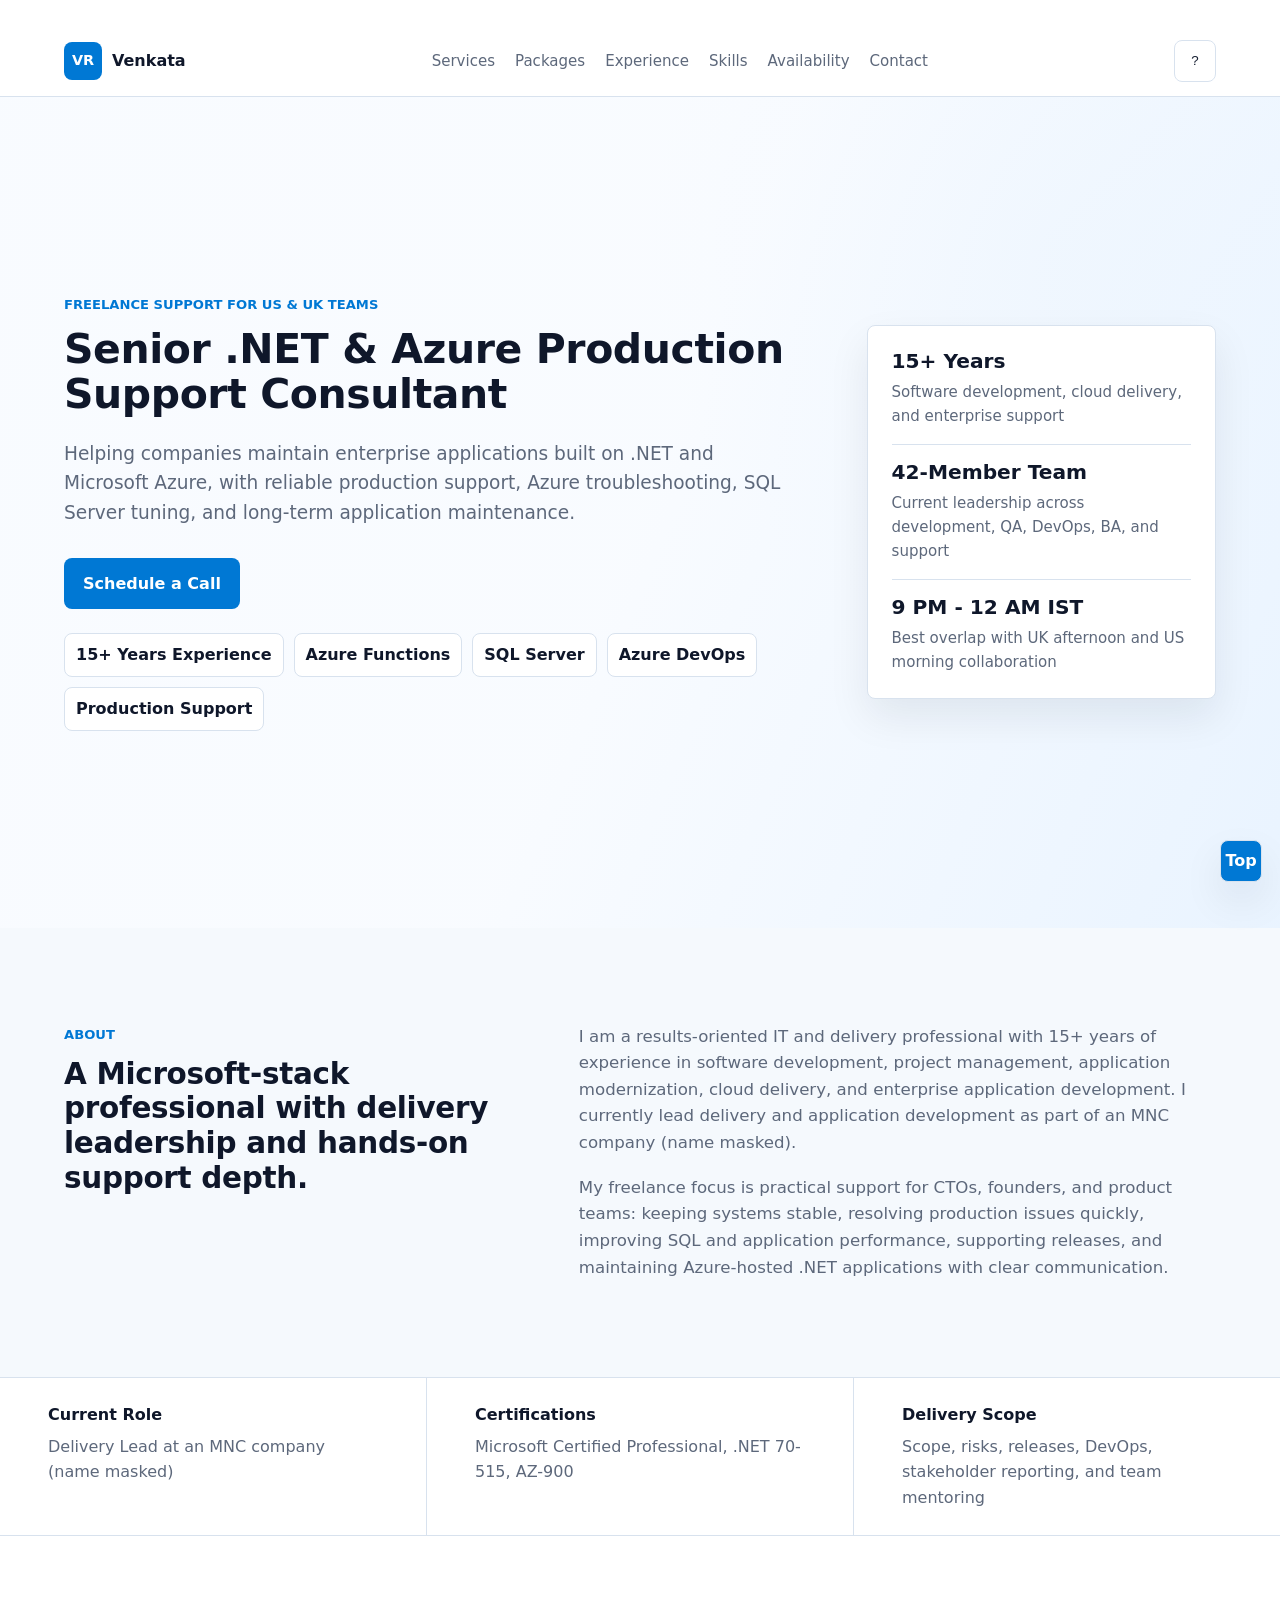
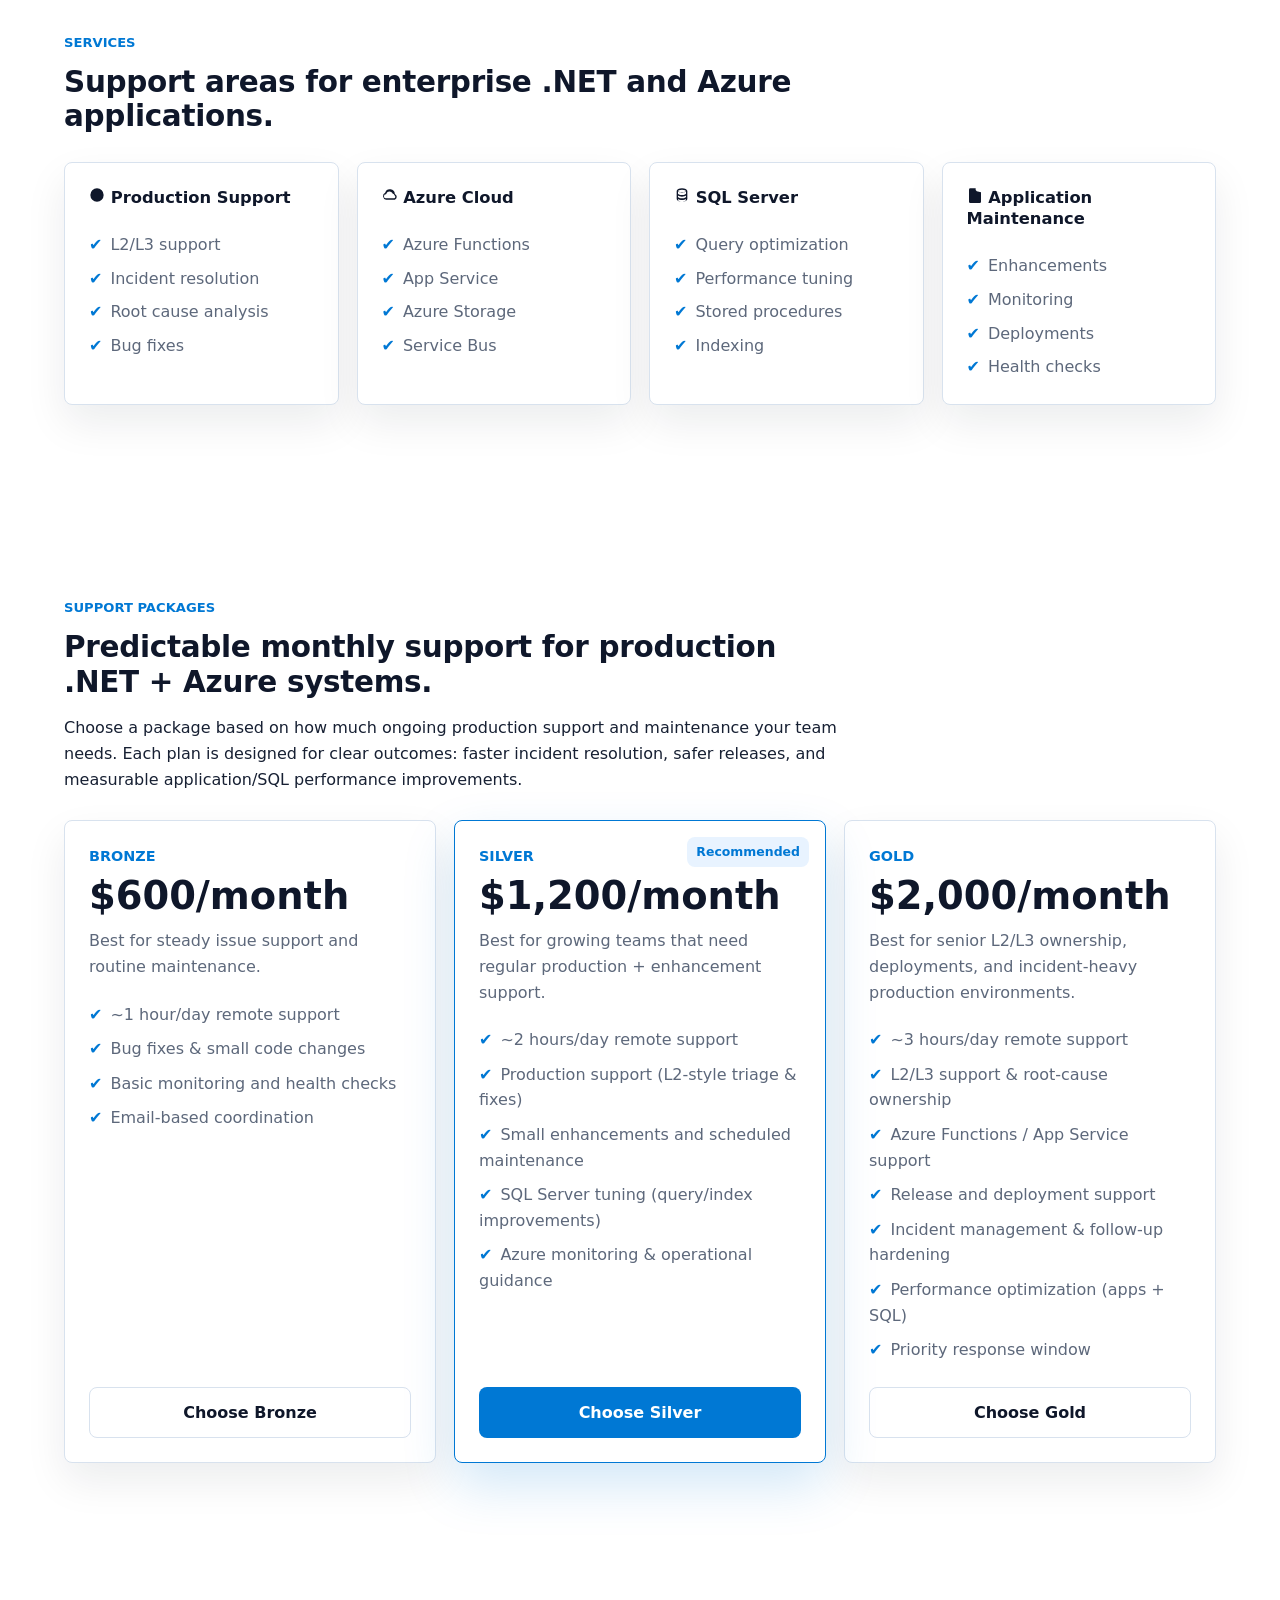
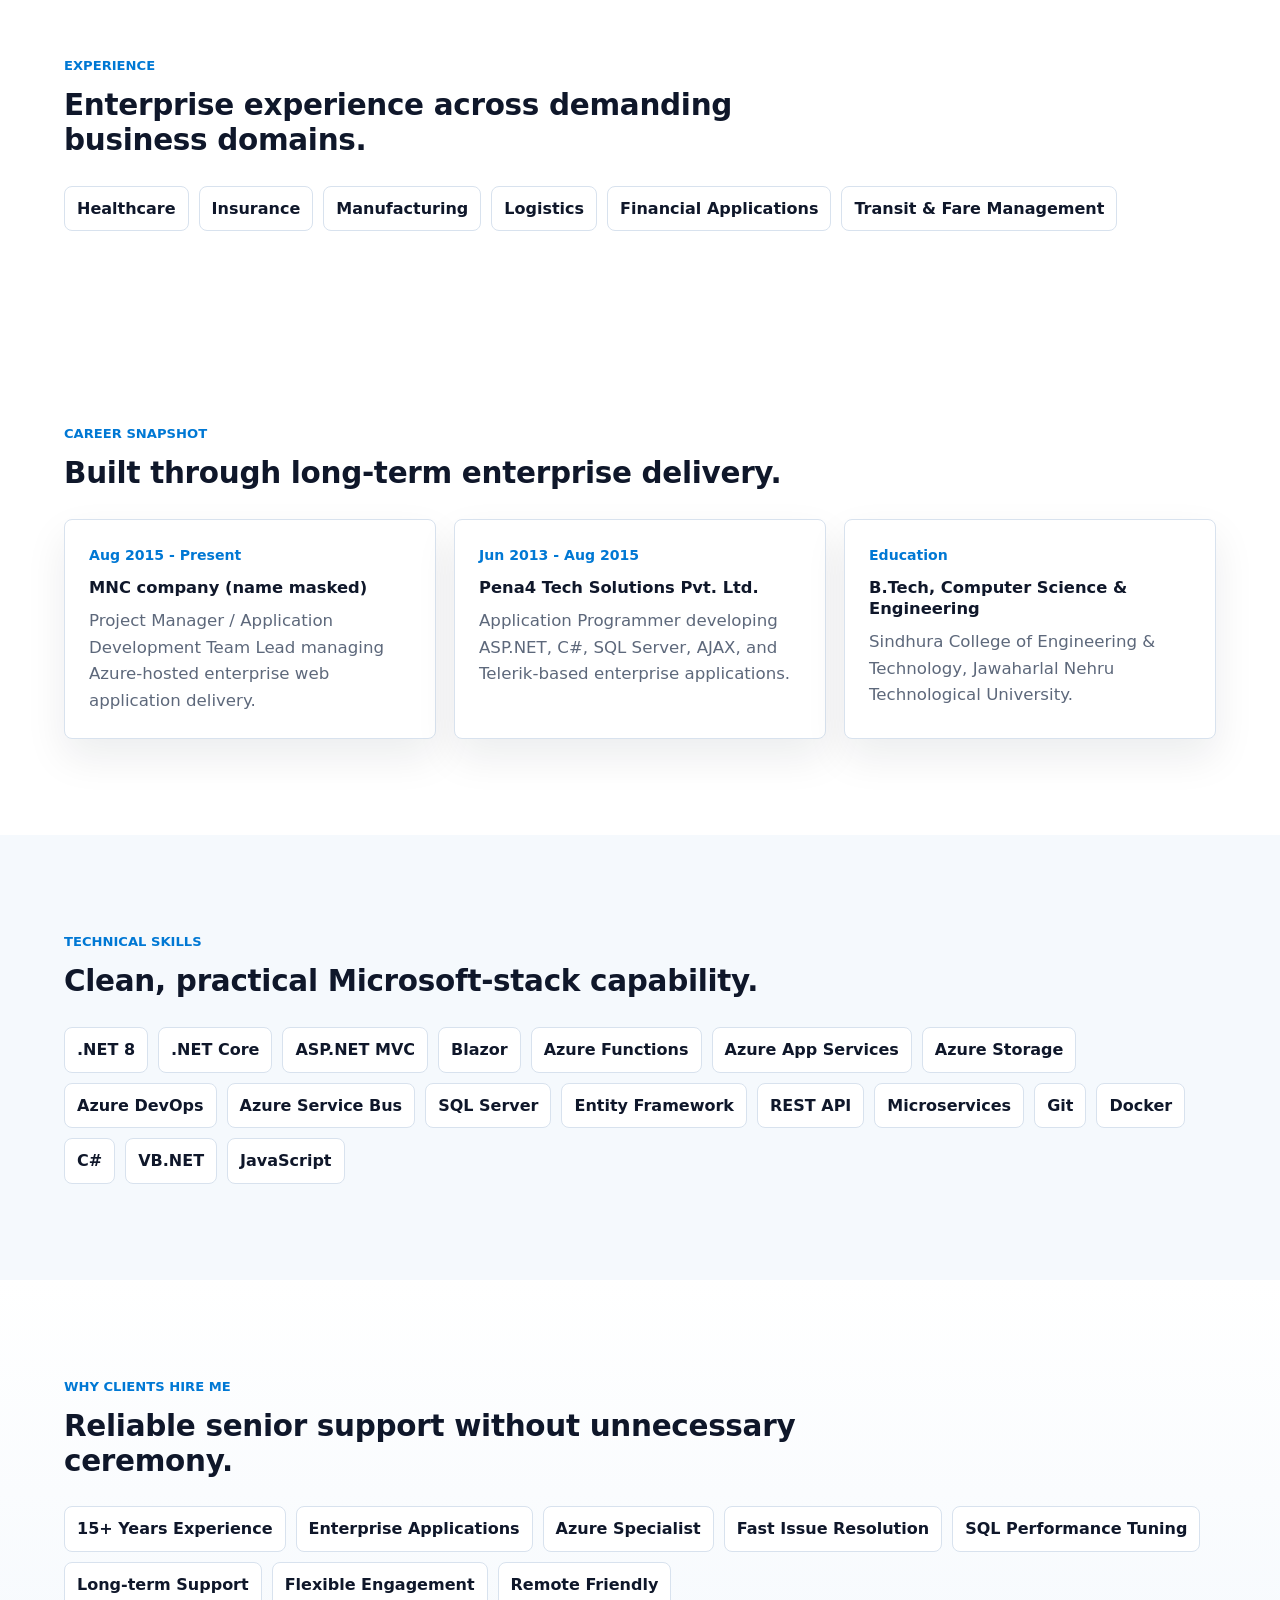
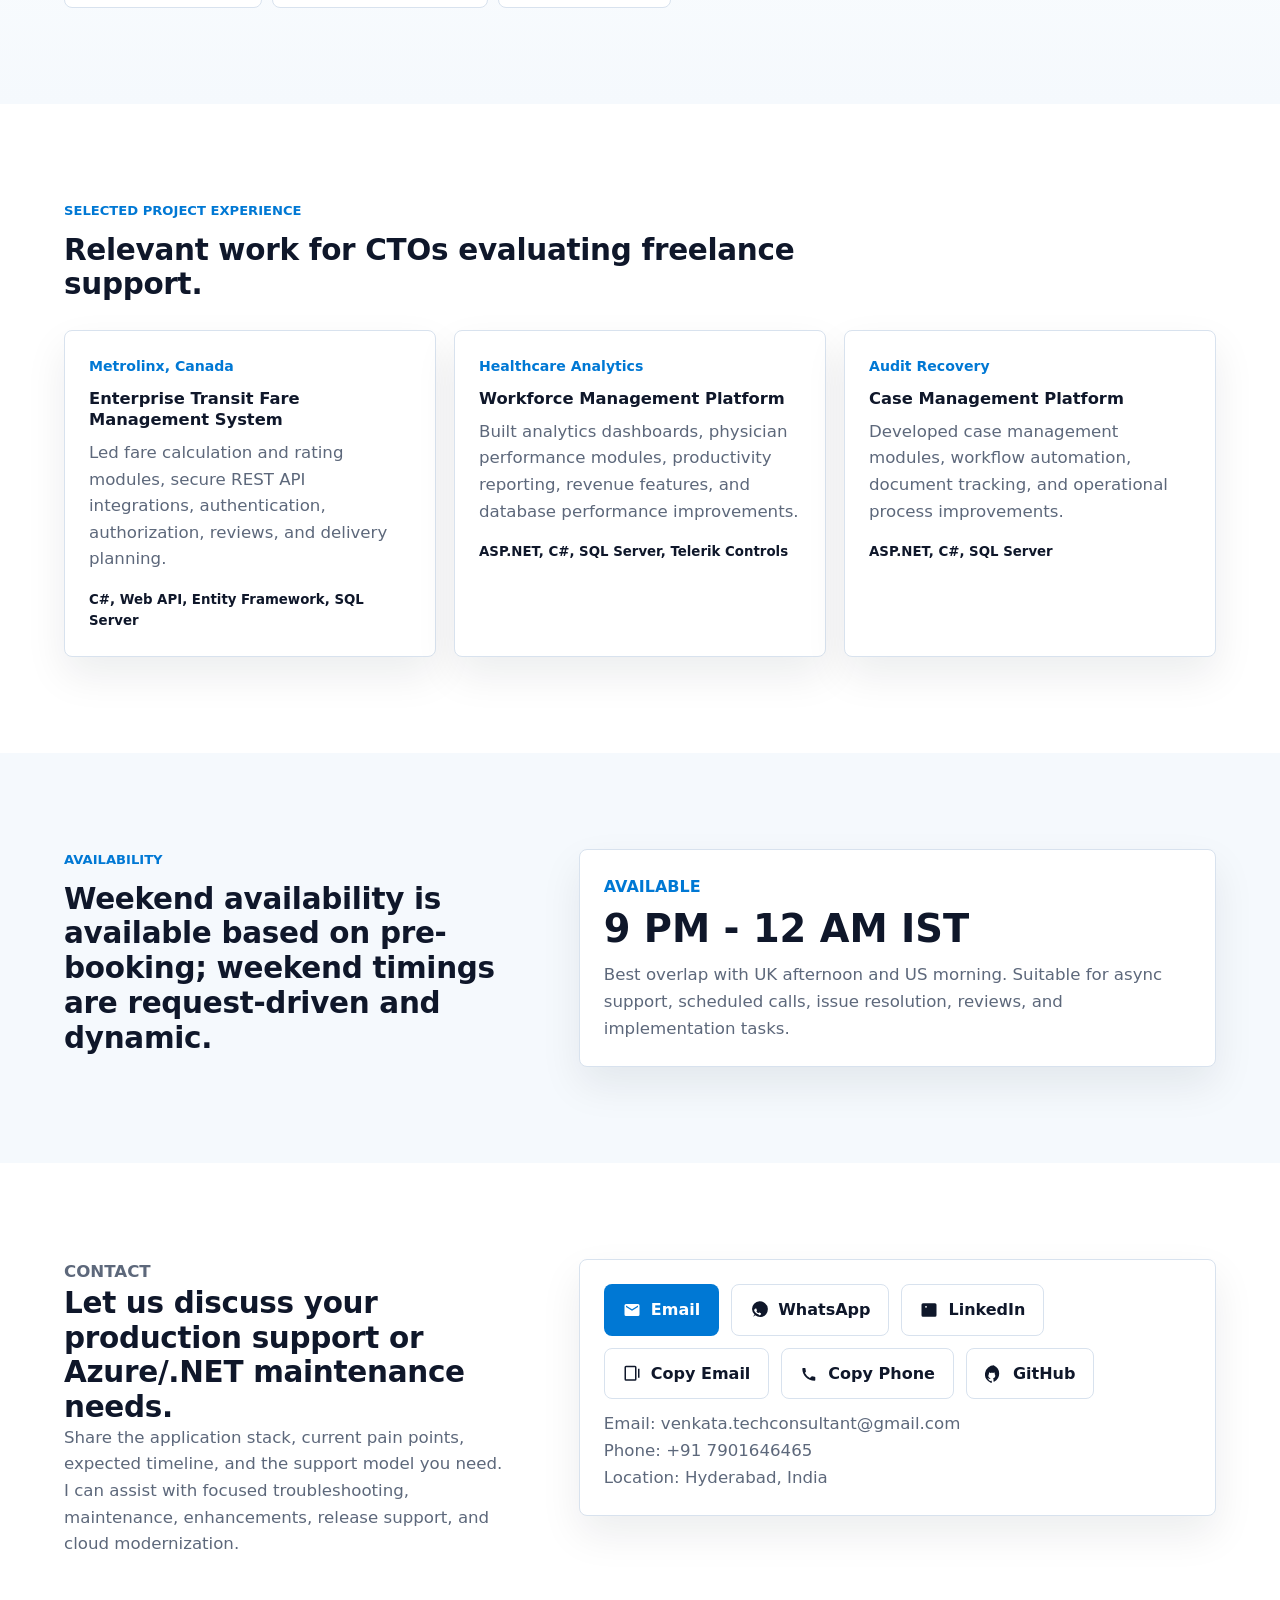
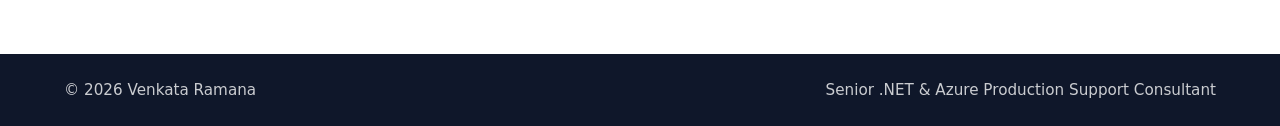
<file: index.html>
﻿﻿<!doctype html>
<html lang="en" data-theme="light">
  <head>
    <meta charset="utf-8">
    <meta name="viewport" content="width=device-width, initial-scale=1">
    <title>Venkata Ramana | Senior .NET & Azure Production Support (MNC Team)</title>
    <meta
      name="description"
      content="Senior .NET & Azure production support consultant supporting US & UK teams. Enterprise .NET + Azure maintenance, L2/L3 incident resolution, SQL Server tuning, release support, and long-term support backed by a 42-member team from an MNC company."
    >
    <meta name="author" content="Venkata Ramana">
    <meta name="theme-color" content="#0078d4">
    <meta property="og:title" content="Venkata Ramana | Senior .NET & Azure Production Support (MNC Team)">
    <meta property="og:description" content="Senior .NET & Azure production support for US & UK teams: incidents, release support, Azure troubleshooting, and SQL Server tuning. 42-member MNC-backed delivery team.">
    <meta property="og:type" content="website">
<meta property="og:url" content="https://venkatatechconsultant-spec.github.io/Venkat_profile/">
    <meta property="og:image" content="https://venkatatechconsultant-spec.github.io/Venkat_profile/assets/og-preview.png">
<meta name="twitter:card" content="summary_large_image">
    <link rel="icon" href="assets/favicon.svg" type="image/svg+xml">
    <link rel="stylesheet" href="style.css">
  </head>
  <body>
    <header class="site-header">
      <a class="brand" href="#top" aria-label="Venkata Ramana profile home">
        <span class="brand-mark">VR</span>
        <span>Venkata</span>
      </a>
      <nav class="nav" aria-label="Primary navigation">
        <a href="#services">Services</a>
        <a href="#packages">Packages</a>
        <a href="#experience">Experience</a>
        <a href="#skills">Skills</a>
        <a href="#availability">Availability</a>
        <a href="#contact">Contact</a>
      </nav>
      <button class="icon-button" type="button" data-theme-toggle aria-label="Toggle dark and light mode" title="Toggle theme">
        <span aria-hidden="true">Theme</span>
      </button>
    </header>

    <main id="top">
      <section class="hero section-shell reveal">
        <div class="hero-content">
          <p class="eyebrow">Freelance Support for US & UK Teams</p>
          <h1>Senior .NET & Azure Production Support Consultant</h1>
          <p class="hero-copy">
            Helping companies maintain enterprise applications built on .NET and Microsoft Azure, with reliable
            production support, Azure troubleshooting, SQL Server tuning, and long-term application maintenance.
          </p>
          <div class="hero-actions">
            <a class="button primary" href="contact.html">Schedule a Call</a>

          </div>
          <ul class="hero-checks" aria-label="Highlights">
            <li>15+ Years Experience</li>
            <li>Azure Functions</li>
            <li>SQL Server</li>
            <li>Azure DevOps</li>
            <li>Production Support</li>
          </ul>
        </div>
        <aside class="hero-panel" aria-label="Consulting profile summary">
          <div>
            <span class="metric">15+ Years</span>
            <span class="metric-label">Software development, cloud delivery, and enterprise support</span>
          </div>
          <div>
            <span class="metric">42-Member Team</span>
            <span class="metric-label">Current leadership across development, QA, DevOps, BA, and support</span>
          </div>
          <div>
            <span class="metric">9 PM - 12 AM IST</span>
            <span class="metric-label">Best overlap with UK afternoon and US morning collaboration</span>
          </div>
        </aside>
      </section>

      <section class="section-shell intro-grid reveal" id="about" aria-labelledby="about-title">
        <div>
          <p class="section-kicker">About</p>
          <h2 id="about-title">A Microsoft-stack professional with delivery leadership and hands-on support depth.</h2>
        </div>
        <div class="stacked-copy">
          <p>
            I am a results-oriented IT and delivery professional with 15+ years of experience in software development,
            project management, application modernization, cloud delivery, and enterprise application development.
            I currently lead delivery and application development as part of an MNC company (name masked).
          </p>
          <p>
            My freelance focus is practical support for CTOs, founders, and product teams: keeping systems stable,
            resolving production issues quickly, improving SQL and application performance, supporting releases, and
            maintaining Azure-hosted .NET applications with clear communication.
          </p>
        </div>
      </section>

      <section class="proof-strip reveal" aria-label="Professional proof points">
        <div>
          <strong>Current Role</strong>
            <span>Delivery Lead at an MNC company (name masked)</span>
        </div>
        <div>
          <strong>Certifications</strong>
          <span>Microsoft Certified Professional, .NET 70-515, AZ-900</span>
        </div>
        <div>
          <strong>Delivery Scope</strong>
          <span>Scope, risks, releases, DevOps, stakeholder reporting, and team mentoring</span>
        </div>
      </section>

      <section class="section-shell reveal" id="services" aria-labelledby="services-title">
        <div class="section-heading">
          <p class="section-kicker">Services</p>
          <h2 id="services-title">Support areas for enterprise .NET and Azure applications.</h2>
        </div>
        <div class="service-grid">
          <article class="service-card">
            <h3>
              <span class="chip-icon" aria-hidden="true">
                <svg viewBox="0 0 24 24"><path d="M12 2a10 10 0 1 0 10 10A10 10 0 0 0 12 2Zm1 11h4v-2h-3V6h-2v7Z"/></svg>
              </span>
              Production Support
            </h3>
            <ul>
              <li>L2/L3 support</li>
              <li>Incident resolution</li>
              <li>Root cause analysis</li>
              <li>Bug fixes</li>
            </ul>
          </article>
          <article class="service-card">
            <h3>
              <span class="chip-icon" aria-hidden="true">
                <svg viewBox="0 0 24 24"><path d="M19.3 10.4A7.5 7.5 0 0 0 4.7 8.6 5.5 5.5 0 0 0 6.1 19h13.2a4.7 4.7 0 0 0 .0-8.6ZM18.5 17H6.1a3 3 0 0 1-.3-6 1 1 0 0 0 .8-1.3A5.1 5.1 0 0 1 15.6 9a1 1 0 0 0 .8 1.1 2.5 2.5 0 0 1 2.1 2.4A2.5 2.5 0 0 1 18.5 17Z"/></svg>
              </span>
              Azure Cloud
            </h3>
            <ul>
              <li>Azure Functions</li>
              <li>App Service</li>
              <li>Azure Storage</li>
              <li>Service Bus</li>
            </ul>
          </article>
          <article class="service-card">
            <h3>
              <span class="chip-icon" aria-hidden="true">
                <svg viewBox="0 0 24 24"><path d="M12 2C7.6 2 4 3.8 4 6v12c0 2.2 3.6 4 8 4s8-1.8 8-4V6c0-2.2-3.6-4-8-4Zm0 2c3.9 0 6 1.5 6 2s-2.1 2-6 2-6-1.5-6-2 2.1-2 6-2Zm0 18c-3.9 0-6-1.5-6-2v-2.1c1.3.9 3.6 1.6 6 1.6s4.7-.7 6-1.6V20c0 .5-2.1 2-6 2Zm0-5c-3.9 0-6-1.5-6-2v-2.1c1.3.9 3.6 1.6 6 1.6s4.7-.7 6-1.6V15c0 .5-2.1 2-6 2Zm0-5c-3.9 0-6-1.5-6-2V6.9c1.3.9 3.6 1.6 6 1.6s4.7-.7 6-1.6V10c0 .5-2.1 2-6 2Z"/></svg>
              </span>
              SQL Server
            </h3>
            <ul>
              <li>Query optimization</li>
              <li>Performance tuning</li>
              <li>Stored procedures</li>
              <li>Indexing</li>
            </ul>
          </article>
          <article class="service-card">
            <h3>
              <span class="chip-icon" aria-hidden="true">
                <svg viewBox="0 0 24 24"><path d="M14.7 6.3 13 4.6V2H5a2 2 0 0 0-2 2v18a2 2 0 0 0 2 2h14a2 2 0 0 0 2-2V8l-6.3-1.7ZM7 8h4V6H7v2Zm0 4h10v-2H7v2Zm0 4h10v-2H7v2Z"/></svg>
              </span>
              Application Maintenance
            </h3>
            <ul>
              <li>Enhancements</li>
              <li>Monitoring</li>
              <li>Deployments</li>
              <li>Health checks</li>
            </ul>
          </article>
        </div>
      </section>


      <section class="section-shell packages-section reveal" id="packages" aria-labelledby="packages-title">
        <div class="section-heading">
          <p class="section-kicker">Support Packages</p>
          <h2 id="packages-title">Predictable monthly support for production .NET + Azure systems.</h2>
          <p>
            Choose a package based on how much ongoing production support and maintenance your team needs.
            Each plan is designed for clear outcomes: faster incident resolution, safer releases, and measurable
            application/SQL performance improvements.
          </p>
        </div>

        <div class="package-grid">
          <article class="package-card">
            <span class="package-tier">Bronze</span>
            <strong class="package-price">$600/month</strong>
            <p>Best for steady issue support and routine maintenance.</p>
            <ul>
              <li>~1 hour/day remote support</li>
              <li>Bug fixes & small code changes</li>
              <li>Basic monitoring and health checks</li>
              <li>Email-based coordination</li>
            </ul>
            <a class="button secondary" href="mailto:venkata.techconsultant@gmail.com?subject=Bronze%20Support%20Package">Choose Bronze</a>
          </article>

          <article class="package-card featured-package">
            <span class="package-tier">Silver</span>
            <strong class="package-price">$1,200/month</strong>
            <p>Best for growing teams that need regular production + enhancement support.</p>
            <ul>
              <li>~2 hours/day remote support</li>
              <li>Production support (L2-style triage & fixes)</li>
              <li>Small enhancements and scheduled maintenance</li>
              <li>SQL Server tuning (query/index improvements)</li>
              <li>Azure monitoring & operational guidance</li>
            </ul>
            <a class="button primary" href="mailto:venkata.techconsultant@gmail.com?subject=Silver%20Support%20Package">Choose Silver</a>
          </article>

          <article class="package-card">
            <span class="package-tier">Gold</span>
            <strong class="package-price">$2,000/month</strong>
            <p>Best for senior L2/L3 ownership, deployments, and incident-heavy production environments.</p>
            <ul>
              <li>~3 hours/day remote support</li>
              <li>L2/L3 support & root-cause ownership</li>
              <li>Azure Functions / App Service support</li>
              <li>Release and deployment support</li>
              <li>Incident management & follow-up hardening</li>
              <li>Performance optimization (apps + SQL)</li>
              <li>Priority response window</li>
            </ul>
            <a class="button secondary" href="mailto:venkata.techconsultant@gmail.com?subject=Gold%20Support%20Package">Choose Gold</a>
          </article>
        </div>
      </section>

      <section class="section-shell industries-section reveal" id="experience" aria-labelledby="experience-title">
        <div class="section-heading">
          <p class="section-kicker">Experience</p>
          <h2 id="experience-title">Enterprise experience across demanding business domains.</h2>
        </div>
        <div class="industry-grid">
          <span>Healthcare</span>
          <span>Insurance</span>
          <span>Manufacturing</span>
          <span>Logistics</span>
          <span>Financial Applications</span>
          <span>Transit & Fare Management</span>
        </div>
      </section>

      <section class="section-shell timeline-section reveal" aria-labelledby="career-title">
        <div class="section-heading">
          <p class="section-kicker">Career Snapshot</p>
          <h2 id="career-title">Built through long-term enterprise delivery.</h2>
        </div>
        <div class="timeline">
          <article>
            <span>Aug 2015 - Present</span>
            <h3>MNC company (name masked)</h3>
            <p>Project Manager / Application Development Team Lead managing Azure-hosted enterprise web application delivery.</p>
          </article>
          <article>
            <span>Jun 2013 - Aug 2015</span>
            <h3>Pena4 Tech Solutions Pvt. Ltd.</h3>
            <p>Application Programmer developing ASP.NET, C#, SQL Server, AJAX, and Telerik-based enterprise applications.</p>
          </article>
          <article>
            <span>Education</span>
            <h3>B.Tech, Computer Science & Engineering</h3>
            <p>Sindhura College of Engineering & Technology, Jawaharlal Nehru Technological University.</p>
          </article>
        </div>
      </section>

      <section class="section-shell skills-section reveal" id="skills" aria-labelledby="skills-title">
        <div class="section-heading">
          <p class="section-kicker">Technical Skills</p>
          <h2 id="skills-title">Clean, practical Microsoft-stack capability.</h2>
        </div>
        <div class="skills">
          <span>.NET 8</span>
          <span>.NET Core</span>
          <span>ASP.NET MVC</span>
          <span>Blazor</span>
          <span>Azure Functions</span>
          <span>Azure App Services</span>
          <span>Azure Storage</span>
          <span>Azure DevOps</span>
          <span>Azure Service Bus</span>
          <span>SQL Server</span>
          <span>Entity Framework</span>
          <span>REST API</span>
          <span>Microservices</span>
          <span>Git</span>
          <span>Docker</span>
          <span>C#</span>
          <span>VB.NET</span>
          <span>JavaScript</span>
        </div>
      </section>

      <section class="section-shell why-section reveal" aria-labelledby="why-title">
        <div class="section-heading">
          <p class="section-kicker">Why Clients Hire Me</p>
          <h2 id="why-title">Reliable senior support without unnecessary ceremony.</h2>
        </div>
        <div class="why-grid">
          <span>15+ Years Experience</span>
          <span>Enterprise Applications</span>
          <span>Azure Specialist</span>
          <span>Fast Issue Resolution</span>
          <span>SQL Performance Tuning</span>
          <span>Long-term Support</span>
          <span>Flexible Engagement</span>
          <span>Remote Friendly</span>
        </div>
      </section>

      <section class="section-shell projects-section reveal" aria-labelledby="projects-title">
        <div class="section-heading">
          <p class="section-kicker">Selected Project Experience</p>
          <h2 id="projects-title">Relevant work for CTOs evaluating freelance support.</h2>
        </div>
        <div class="project-grid">
          <article class="project-card">
            <span>Metrolinx, Canada</span>
            <h3>Enterprise Transit Fare Management System</h3>
            <p>Led fare calculation and rating modules, secure REST API integrations, authentication, authorization, reviews, and delivery planning.</p>
            <small>C#, Web API, Entity Framework, SQL Server</small>
          </article>
          <article class="project-card">
            <span>Healthcare Analytics</span>
            <h3>Workforce Management Platform</h3>
            <p>Built analytics dashboards, physician performance modules, productivity reporting, revenue features, and database performance improvements.</p>
            <small>ASP.NET, C#, SQL Server, Telerik Controls</small>
          </article>
          <article class="project-card">
            <span>Audit Recovery</span>
            <h3>Case Management Platform</h3>
            <p>Developed case management modules, workflow automation, document tracking, and operational process improvements.</p>
            <small>ASP.NET, C#, SQL Server</small>
          </article>
        </div>
      </section>

      <section class="section-shell availability-section reveal" id="availability" aria-labelledby="availability-title">
        <div>
          <p class="section-kicker">Availability</p>
          <h2 id="availability-title">Weekend availability is available based on pre-booking; weekend timings are request-driven and dynamic.</h2>
        </div>
        <div class="availability-card">
          <span>Available</span>
          <strong>9 PM - 12 AM IST</strong>
          <p>Best overlap with UK afternoon and US morning. Suitable for async support, scheduled calls, issue resolution, reviews, and implementation tasks.</p>
        </div>
      </section>

      <section class="section-shell contact-section reveal" id="contact" aria-labelledby="contact-title">
        <div>
          <p class="section-kicker">Contact</p>
          <h2 id="contact-title">Let us discuss your production support or Azure/.NET maintenance needs.</h2>
          <p>
            Share the application stack, current pain points, expected timeline, and the support model you need.
            I can assist with focused troubleshooting, maintenance, enhancements, release support, and cloud modernization.
          </p>
        </div>
        <div class="contact-card">
<a class="button primary" href="mailto:venkata.techconsultant@gmail.com?subject=Freelance%20.NET%20and%20Azure%20Support">
            <span class="btn-icon" aria-hidden="true">
              <svg viewBox="0 0 24 24"><path d="M20 4H4a2 2 0 0 0-2 2v12a2 2 0 0 0 2 2h16a2 2 0 0 0 2-2V6a2 2 0 0 0-2-2Zm0 4-8 5L4 8V6l8 5 8-5v2Z"/></svg>
            </span>
            Email
          </a>
          <a
            class="button secondary"
            href="https://wa.me/917901646465?text=Hi%20Venkata%2C%20I%E2%80%99d%20like%20to%20discuss%20production%20support%20for%20my%20.NET%2FAzure%20application."
            target="_blank"
            rel="noopener noreferrer"
          >
            <span class="btn-icon" aria-hidden="true">
              <svg viewBox="0 0 24 24"><path d="M20 3A9 9 0 0 0 6 18l-2 3 3-2a9 9 0 1 0 13-16ZM10.7 17.4c-.5 0-1.1-.2-1.8-.7-1.1-.7-2.2-1.8-2.9-3-.6-1.1-.5-2 .1-2.7l.8-.8c.2-.2.4-.2.6-.2l.6.1c.2 0 .3.2.4.4l.7 1.7c.1.3.1.5 0 .7l-.4.5c-.1.1-.2.3-.1.5.3.7 1.5 1.9 2.2 2.2.2.1.4 0 .5-.1l.5-.4c.2-.2.4-.2.7-.1l1.7.7c.2.1.4.2.4.4l.1.6c0 .2 0 .4-.2.6l-.8.8c-.4.3-.8.5-1.3.5Z"/></svg>
            </span>
            WhatsApp
          </a>
          <a
            class="button secondary"
            href="https://www.linkedin.com/in/venkata-support-0699661b0/"
            target="_blank"
            rel="noopener noreferrer"
          >
            <span class="btn-icon" aria-hidden="true">
              <svg viewBox="0 0 24 24"><path d="M4 3h16a2 2 0 0 1 2 2v14a2 2 0 0 1-2 2H4a2 2 0 0 1-2-2V5a2 2 0 0 1 2-2Zm3 8h2v8H7v-8Zm1-4.5a1.25 1.25 0 1 0 0 2.5 1.25 1.25 0 0 0 0-2.5ZM12 11h2v1.2c.3-.7 1.2-1.4 2.4-1.4 2 0 3.1 1.3 3.1 3.7V19h-2v-3.3c0-1.3-.5-2.1-1.6-2.1-1 0-1.8.7-1.8 2V19h-2v-8Z"/></svg>
            </span>
            LinkedIn
          </a>
          <button class="button secondary" type="button" data-copy-email>
            <span class="btn-icon" aria-hidden="true">
              <svg viewBox="0 0 24 24"><path d="M16 1H4a2 2 0 0 0-2 2v16a2 2 0 0 0 2 2h12a2 2 0 0 0 2-2V3a2 2 0 0 0-2-2Zm0 18H4V3h12v16Zm6-14v12h-2V5h2Z"/></svg>
            </span>
            Copy Email
          </button>
          <button class="button secondary" type="button" data-copy-phone>
            <span class="btn-icon" aria-hidden="true">
              <svg viewBox="0 0 24 24"><path d="M6.6 10.8a15.1 15.1 0 0 0 6.6 6.6l2.2-2.2c.2-.2.5-.3.8-.2 1 .3 2.1.5 3.3.5.5 0 .9.4.9.9V20c0 .5-.4.9-.9.9C10.3 20.9 3.1 13.7 3.1 4.9c0-.5.4-.9.9-.9H6.5c.5 0 .9.4.9.9 0 1.1.2 2.2.5 3.3.1.3 0 .6-.2.8L6.6 10.8Z"/></svg>
            </span>
            Copy Phone
          </button>
          <a class="button secondary" href="https://github.com/venkatatechconsultant-spec">
            <span class="btn-icon" aria-hidden="true">
              <svg viewBox="0 0 24 24"><path d="M12 .5a12 12 0 0 0-3.8 23.4c.6.1.8-.3.8-.6v-2.2c-3.2.7-3.9-1.4-3.9-1.4-.5-1.2-1.2-1.5-1.2-1.5-1-.7.1-.7.1-.7 1.1.1 1.7 1.1 1.7 1.1 1 .1 1.6-.8 1.8-1.2-.8-.1-1.6-.4-2.1-.9-.6-.6-.9-1.4-.9-2.3 0-.9.3-1.7.9-2.3-.1-.2-.4-1 .1-2 .7-.2 1.8.8 1.8.8.6-.2 1.2-.3 1.8-.3s1.2.1 1.8.3c0 0 1.1-1 1.8-.8.5 1 .2 1.8.1 2 .6.6.9 1.4.9 2.3 0 .9-.3 1.7-.9 2.3-.5.5-1.3.8-2.1.9.3.2.6.7.6 1.4v2.8c0 .3.2.7.8.6A12 12 0 0 0 12 .5Z"/></svg>
            </span>
            GitHub
          </a>

          <p class="contact-note" data-copy-status>Email: venkata.techconsultant@gmail.com<br>Phone: +91 7901646465<br>Location: Hyderabad, India</p>
        </div>
      </section>
    </main>

    <a class="back-to-top" href="#top" aria-label="Back to top">Top</a>

    <footer class="site-footer">
      <span>&copy; 2026 Venkata Ramana</span>
      <span>Senior .NET & Azure Production Support Consultant</span>
    </footer>

    <script src="script.js"></script>
  </body>
</html>
</file>
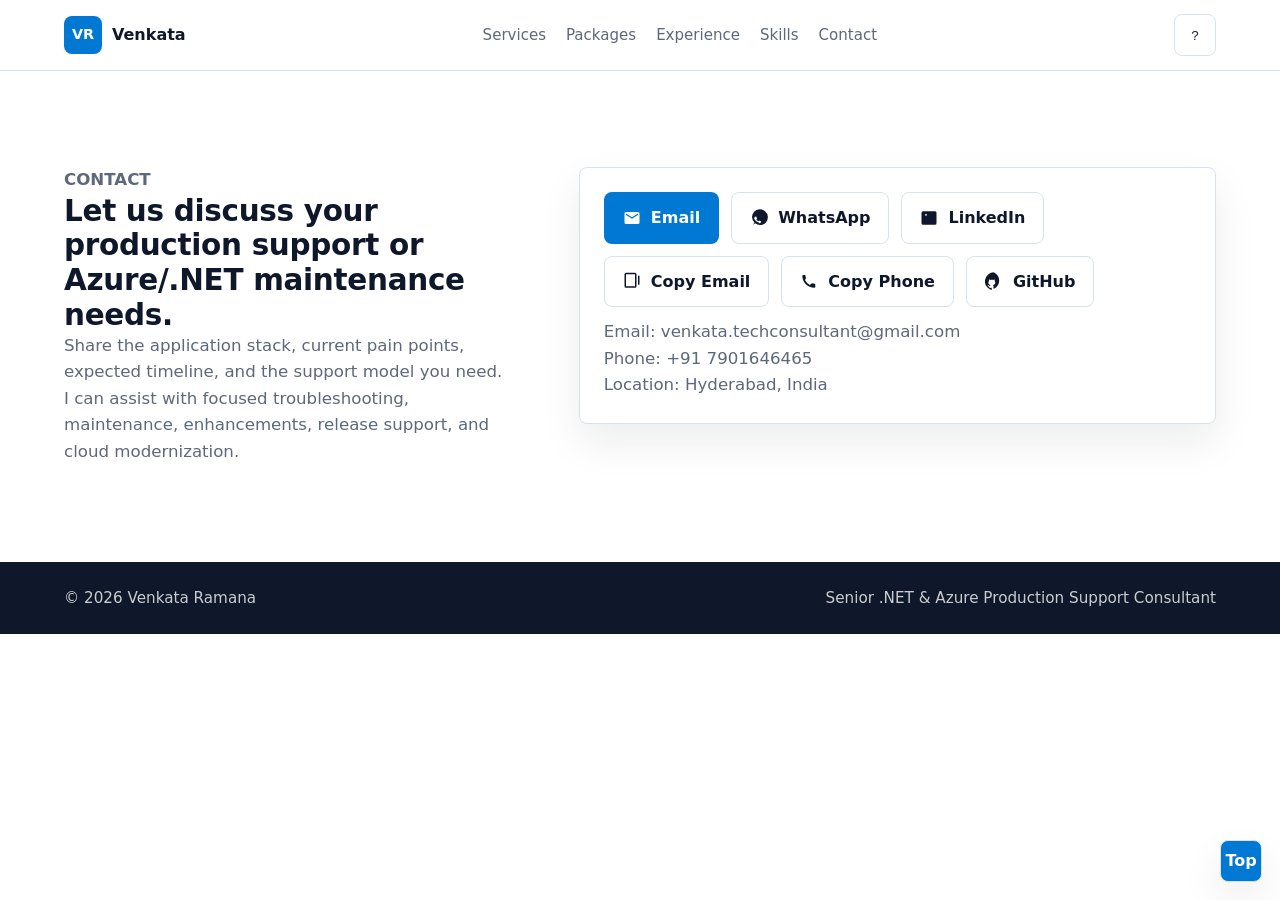
<file: contact.html>
<!doctype html>
<html lang="en" data-theme="light">
  <head>
    <meta charset="utf-8">
    <meta name="viewport" content="width=device-width, initial-scale=1">
    <title>Contact | Venkata Ramana | Senior .NET & Azure Production Support Consultant</title>
    <meta
      name="description"
      content="Contact Venkata Ramana for freelance production support, Azure/.NET maintenance, SQL Server tuning, and enterprise application maintenance."
    >
    <meta name="author" content="Venkata Ramana">
    <meta name="theme-color" content="#0078d4">

    <link rel="icon" href="assets/favicon.svg" type="image/svg+xml">
    <link rel="stylesheet" href="style.css">
  </head>

  <body>
    <header class="site-header">
      <a class="brand" href="index.html" aria-label="Venkata Ramana profile home">
        <span class="brand-mark">VR</span>
        <span>Venkata</span>
      </a>
      <nav class="nav" aria-label="Primary navigation">
        <a href="index.html#services">Services</a>
        <a href="index.html#packages">Packages</a>
        <a href="index.html#experience">Experience</a>
        <a href="index.html#skills">Skills</a>
        <a href="contact.html">Contact</a>
      </nav>
      <button class="icon-button" type="button" data-theme-toggle aria-label="Toggle dark and light mode" title="Toggle theme">
        <span aria-hidden="true">Theme</span>
      </button>
    </header>

    <main>
      <section class="section-shell contact-section reveal" id="contact" aria-labelledby="contact-title">
        <div>
          <p class="section-kicker">Contact</p>
          <h2 id="contact-title">Let us discuss your production support or Azure/.NET maintenance needs.</h2>
          <p>
            Share the application stack, current pain points, expected timeline, and the support model you need.
            I can assist with focused troubleshooting, maintenance, enhancements, release support, and cloud modernization.
          </p>
        </div>

        <div class="contact-card">
          <a
            class="button primary"
            href="mailto:venkata.techconsultant@gmail.com?subject=Freelance%20.NET%20and%20Azure%20Support"
          >
            <span class="btn-icon" aria-hidden="true">
              <svg viewBox="0 0 24 24"><path d="M20 4H4a2 2 0 0 0-2 2v12a2 2 0 0 0 2 2h16a2 2 0 0 0 2-2V6a2 2 0 0 0-2-2Zm0 4-8 5L4 8V6l8 5 8-5v2Z"/></svg>
            </span>
            Email
          </a>

          <a
            class="button secondary"
            href="https://wa.me/917901646465?text=Hi%20Venkata%2C%20I%E2%80%99d%20like%20to%20discuss%20production%20support%20for%20my%20.NET%2FAzure%20application."
            target="_blank"
            rel="noopener noreferrer"
          >
            <span class="btn-icon" aria-hidden="true">
              <svg viewBox="0 0 24 24"><path d="M20 3A9 9 0 0 0 6 18l-2 3 3-2a9 9 0 1 0 13-16ZM10.7 17.4c-.5 0-1.1-.2-1.8-.7-1.1-.7-2.2-1.8-2.9-3-.6-1.1-.5-2 .1-2.7l.8-.8c.2-.2.4-.2.6-.2l.6.1c.2 0 .3.2.4.4l.7 1.7c.1.3.1.5 0 .7l-.4.5c-.1.1-.2.3-.1.5.3.7 1.5 1.9 2.2 2.2.2.1.4 0 .5-.1l.5-.4c.2-.2.4-.2.7-.1l1.7.7c.2.1.4.2.4.4l.1.6c0 .2 0 .4-.2.6l-.8.8c-.4.3-.8.5-1.3.5Z"/></svg>
            </span>
            WhatsApp
          </a>

          <a
            class="button secondary"
            href="https://www.linkedin.com/in/venkata-support-0699661b0/"
            target="_blank"
            rel="noopener noreferrer"
          >
            <span class="btn-icon" aria-hidden="true">
              <svg viewBox="0 0 24 24"><path d="M4 3h16a2 2 0 0 1 2 2v14a2 2 0 0 1-2 2H4a2 2 0 0 1-2-2V5a2 2 0 0 1 2-2Zm3 8h2v8H7v-8Zm1-4.5a1.25 1.25 0 1 0 0 2.5 1.25 1.25 0 0 0 0-2.5ZM12 11h2v1.2c.3-.7 1.2-1.4 2.4-1.4 2 0 3.1 1.3 3.1 3.7V19h-2v-3.3c0-1.3-.5-2.1-1.6-2.1-1 0-1.8.7-1.8 2V19h-2v-8Z"/></svg>
            </span>
            LinkedIn
          </a>

          <button class="button secondary" type="button" data-copy-email>
            <span class="btn-icon" aria-hidden="true">
              <svg viewBox="0 0 24 24"><path d="M16 1H4a2 2 0 0 0-2 2v16a2 2 0 0 0 2 2h12a2 2 0 0 0 2-2V3a2 2 0 0 0-2-2Zm0 18H4V3h12v16Zm6-14v12h-2V5h2Z"/></svg>
            </span>
            Copy Email
          </button>

          <button class="button secondary" type="button" data-copy-phone>
            <span class="btn-icon" aria-hidden="true">
              <svg viewBox="0 0 24 24"><path d="M6.6 10.8a15.1 15.1 0 0 0 6.6 6.6l2.2-2.2c.2-.2.5-.3.8-.2 1 .3 2.1.5 3.3.5.5 0 .9.4.9.9V20c0 .5-.4.9-.9.9C10.3 20.9 3.1 13.7 3.1 4.9c0-.5.4-.9.9-.9H6.5c.5 0 .9.4.9.9 0 1.1.2 2.2.5 3.3.1.3 0 .6-.2.8L6.6 10.8Z"/></svg>
            </span>
            Copy Phone
          </button>

          <a class="button secondary" href="https://github.com/venkatatechconsultant-spec">
            <span class="btn-icon" aria-hidden="true">
              <svg viewBox="0 0 24 24"><path d="M12 .5a12 12 0 0 0-3.8 23.4c.6.1.8-.3.8-.6v-2.2c-3.2.7-3.9-1.4-3.9-1.4-.5-1.2-1.2-1.5-1.2-1.5-1-.7.1-.7.1-.7 1.1.1 1.7 1.1 1.7 1.1 1 .1 1.6-.8 1.8-1.2-.8-.1-1.6-.4-2.1-.9-.6-.6-.9-1.4-.9-2.3 0-.9.3-1.7.9-2.3-.1-.2-.4-1 .1-2 .7-.2 1.8.8 1.8.8.6-.2 1.2-.3 1.8-.3s1.2.1 1.8.3c0 0 1.1-1 1.8-.8.5 1 .2 1.8.1 2 .6.6.9 1.4.9 2.3 0 .9-.3 1.7-.9 2.3-.5.5-1.3.8-2.1.9.3.2.6.7.6 1.4v2.8c0 .3.2.7.8.6A12 12 0 0 0 12 .5Z"/></svg>
            </span>
            GitHub
          </a>






          <p class="contact-note" data-copy-status>
            Email: venkata.techconsultant@gmail.com<br>
            Phone: +91 7901646465<br>
            Location: Hyderabad, India
          </p>

        </div>
      </section>
    </main>

    <a class="back-to-top" href="index.html#top" aria-label="Back to top">Top</a>

    <footer class="site-footer">
      <span>&copy; 2026 Venkata Ramana</span>
      <span>Senior .NET & Azure Production Support Consultant</span>
    </footer>

    <script src="script.js"></script>
  </body>
</html>
</file>
<file: style.css>
﻿:root {
  color-scheme: light;
  --ink: #172033;
  --muted: #5d687b;
  --line: #d8e2ee;
  --surface: #ffffff;
  --surface-soft: #f5f9fd;
  --surface-card: #ffffff;
  --navy: #0f172a;
  --azure: #0078d4;
  --azure-dark: #005a9e;
  --azure-soft: #e8f3ff;
  --teal: #0f766e;
  --gold: #9a6700;
  --shadow: 0 18px 42px rgba(15, 23, 42, 0.08);
  font-family: Inter, ui-sans-serif, system-ui, -apple-system, BlinkMacSystemFont, "Segoe UI", sans-serif;
}

html[data-theme="dark"] {
  color-scheme: dark;
  --ink: #e6edf7;
  --muted: #a9b5c8;
  --line: #263448;
  --surface: #0c1220;
  --surface-soft: #101827;
  --surface-card: #141f31;
  --navy: #f8fafc;
  --azure: #58a6ff;
  --azure-dark: #82bfff;
  --azure-soft: #102944;
  --teal: #5eead4;
  --gold: #f5c46b;
  --shadow: 0 18px 42px rgba(0, 0, 0, 0.24);
}

* {
  box-sizing: border-box;
}

html {
  scroll-behavior: smooth;
}

body {
  margin: 0;
  background: var(--surface);
  color: var(--ink);
  line-height: 1.6;
}

a {
  color: inherit;
}

.site-header {
  position: sticky;
  top: 0;
  z-index: 20;
  display: grid;
  grid-template-columns: auto minmax(0, 1fr) auto;
  align-items: center;
  gap: 24px;
  padding: 14px clamp(20px, 5vw, 72px);
  background: color-mix(in srgb, var(--surface) 92%, transparent);
  border-bottom: 1px solid var(--line);
  backdrop-filter: blur(14px);
}

.brand {
  display: inline-flex;
  align-items: center;
  gap: 10px;
  color: var(--navy);
  font-weight: 800;
  text-decoration: none;
}

.brand-mark {
  display: grid;
  width: 38px;
  height: 38px;
  place-items: center;
  background: var(--azure);
  color: #ffffff;
  border-radius: 8px;
  font-size: 0.9rem;
}

.nav {
  display: flex;
  justify-content: center;
  gap: 20px;
  color: var(--muted);
  font-size: 0.94rem;
}

.nav a {
  text-decoration: none;
  white-space: nowrap;
}

.nav a:hover {
  color: var(--azure);
}

.icon-button {
  display: inline-grid;
  width: 42px;
  height: 42px;
  place-items: center;
  border: 1px solid var(--line);
  border-radius: 8px;
  background: var(--surface-card);
  color: var(--ink);
  cursor: pointer;
}

.section-shell {
  padding: clamp(56px, 8vw, 96px) clamp(20px, 5vw, 72px);
}

.hero {
  display: grid;
  grid-template-columns: minmax(0, 1.35fr) minmax(300px, 0.65fr);
  gap: clamp(28px, 6vw, 78px);
  align-items: center;
  min-height: calc(100vh - 69px);
  background:
    linear-gradient(112deg, rgba(248, 251, 255, 0.96) 0%, rgba(248, 251, 255, 0.92) 50%, rgba(232, 243, 255, 0.95) 100%),
    radial-gradient(circle at 82% 18%, rgba(0, 120, 212, 0.18), transparent 32%);
}

html[data-theme="dark"] .hero {
  background:
    linear-gradient(112deg, rgba(12, 18, 32, 0.98) 0%, rgba(12, 18, 32, 0.94) 52%, rgba(10, 38, 68, 0.96) 100%),
    radial-gradient(circle at 82% 18%, rgba(88, 166, 255, 0.2), transparent 32%);
}

.hero-content {
  max-width: 850px;
}

.eyebrow,
.section-kicker {
  margin: 0 0 12px;
  color: var(--azure);
  font-size: 0.82rem;
  font-weight: 850;
  letter-spacing: 0;
  text-transform: uppercase;
}

h1,
h2,
h3,
p,
li,
span,
strong,
small {
  overflow-wrap: anywhere;
}

@media (max-width: 620px) {
  h1 {
    font-size: 1.75rem;
  }

  h2 {
    font-size: 1.2rem;
  }

  h3 {
    font-size: 1.0rem;
  }
}


h1 {
  max-width: 820px;
  margin: 0;
  color: var(--navy);
  font-size: clamp(1.65rem, 3.2vw, 2.75rem);
  line-height: 1.1;
  letter-spacing: -0.01em;
}

h2 {
  margin: 0;
  color: var(--navy);
  font-size: clamp(1.25rem, 2.3vw, 2.05rem);
  line-height: 1.18;
  letter-spacing: -0.01em;
}

h3 {
  margin: 0 0 10px;
  color: var(--navy);
  font-size: 1.02rem;
  line-height: 1.3;
}


.hero-copy {
  max-width: 740px;
  margin: 22px 0 0;
  color: var(--muted);
  font-size: clamp(1.05rem, 1.45vw, 1.22rem);
}

.hero-actions,
.contact-card {
  display: flex;
  flex-wrap: wrap;
  gap: 12px;
  margin-top: 30px;
}

.button {
  display: inline-flex;
  min-height: 46px;
  align-items: center;
  justify-content: center;
  padding: 12px 18px;
  border: 1px solid transparent;
  border-radius: 8px;
  font: inherit;
  font-weight: 800;
  text-decoration: none;
  cursor: pointer;
  transition: transform 160ms ease, background 160ms ease, border-color 160ms ease;
}

.btn-icon {
  width: 18px;
  height: 18px;
  display: inline-grid;
  place-items: center;
  margin-right: 10px;
  flex: 0 0 auto;
  color: currentColor;
}

.btn-icon svg {
  width: 18px;
  height: 18px;
  display: block;
  fill: currentColor;
}

.chip-with-icon {
  display: inline-flex;
  align-items: center;
  gap: 8px;
}

.chip-icon {
  width: 16px;
  height: 16px;
  display: inline-grid;
  place-items: center;
  color: currentColor;
}

.chip-icon svg {
  width: 16px;
  height: 16px;
  display: block;
  fill: currentColor;
}


.button:hover {
  transform: translateY(-1px);
}

.button.primary {
  background: var(--azure);
  color: #ffffff;
}

.button.primary:hover {
  background: var(--azure-dark);
}

.button.secondary {
  background: var(--surface-card);
  border-color: var(--line);
  color: var(--navy);
}

.hero-checks,
.service-card ul,
.package-card ul {
  margin: 24px 0 0;
  padding: 0;
  list-style: none;
}


.hero-checks {
  display: flex;
  flex-wrap: wrap;
  gap: 10px;
}

.hero-checks li,
.why-grid span,
.industry-grid span,
.skills span {
  border: 1px solid var(--line);
  border-radius: 8px;
  background: var(--surface-card);
  color: var(--navy);
  font-weight: 750;
}

.hero-checks li {
  padding: 8px 11px;
}

.hero-panel {
  display: grid;
  gap: 16px;
  padding: 24px;
  background: var(--surface-card);
  border: 1px solid var(--line);
  border-radius: 8px;
  box-shadow: var(--shadow);
}

.hero-panel > div {
  padding-bottom: 16px;
  border-bottom: 1px solid var(--line);
}

.hero-panel > div:last-child {
  padding-bottom: 0;
  border-bottom: 0;
}

.metric,
.metric-label {
  display: block;
}

.metric {
  color: var(--navy);
  font-size: 1.26rem;
  font-weight: 900;
  line-height: 1.18;
}

.metric-label {
  margin-top: 6px;
  color: var(--muted);
  font-size: 0.94rem;
}

.intro-grid,
.availability-section,
.contact-section {
  display: grid;
  grid-template-columns: minmax(0, 0.82fr) minmax(0, 1.18fr);
  gap: clamp(28px, 6vw, 72px);
  align-items: start;
}

.intro-grid,
.skills-section,
.availability-section {
  background: var(--surface-soft);
}

.stacked-copy {
  display: grid;
  gap: 18px;
}

.stacked-copy p,
.contact-section p,
.availability-card p,
.timeline p,
.project-card p {
  margin: 0;
  color: var(--muted);
  font-size: 1.04rem;
}

.proof-strip {
  display: grid;
  grid-template-columns: repeat(3, minmax(0, 1fr));
  gap: 1px;
  background: var(--line);
  border-block: 1px solid var(--line);
}

.proof-strip div {
  padding: 24px clamp(20px, 5vw, 48px);
  background: var(--surface-card);
}

.proof-strip strong,
.proof-strip span {
  display: block;
}

.proof-strip strong {
  color: var(--navy);
}

.proof-strip span {
  margin-top: 6px;
  color: var(--muted);
}

.section-heading {
  max-width: 790px;
  margin-bottom: 28px;
}

.service-grid,
.package-grid,
.project-grid {
  display: grid;
  grid-template-columns: repeat(4, minmax(0, 1fr));
  gap: 18px;
}

.service-card,
.package-card,
.timeline article,
.project-card,
.availability-card,
.contact-card {
  padding: 24px;
  background: var(--surface-card);
  border: 1px solid var(--line);
  border-radius: 8px;
  box-shadow: var(--shadow);
}

.service-card ul,
.package-card ul {
  display: grid;
  gap: 8px;
}

.service-card li,
.package-card li {
  color: var(--muted);
}

.service-card li::before,
.package-card li::before {
  content: "✔";
  margin-right: 8px;
  color: var(--azure);
  font-weight: 900;
}

.industries-section,
.packages-section,
.projects-section,
.contact-section {
  background: var(--surface);
}


.industry-grid,
.why-grid,
.skills {
  display: flex;
  flex-wrap: wrap;
  gap: 10px;
}

.industry-grid span,
.why-grid span,
.skills span {
  padding: 9px 12px;
}

.timeline {
  display: grid;
  grid-template-columns: repeat(3, minmax(0, 1fr));
  gap: 18px;
}

.timeline span,
.project-card span {
  display: block;
  margin-bottom: 10px;
  color: var(--azure);
  font-size: 0.88rem;
  font-weight: 850;
}

.why-section {
  background: linear-gradient(180deg, var(--surface), var(--surface-soft));
}

.project-grid {
  grid-template-columns: repeat(3, minmax(0, 1fr));
}

.project-card small {
  display: block;
  margin-top: 16px;
  color: var(--navy);
  font-weight: 850;
}


.package-grid {
  grid-template-columns: repeat(3, minmax(0, 1fr));
  align-items: stretch;
}

.package-card {
  display: flex;
  flex-direction: column;
  min-height: 100%;
}

.package-card p {
  margin: 0;
  color: var(--muted);
}

.package-tier,
.package-price {
  display: block;
}

.package-tier {
  color: var(--azure);
  font-size: 0.9rem;
  font-weight: 900;
  text-transform: uppercase;
}

.package-price {
  margin: 8px 0 12px;
  color: var(--navy);
  font-size: clamp(1.85rem, 3vw, 2.6rem);
  line-height: 1.05;
}

.package-card ul {
  display: grid;
  gap: 9px;
  margin: 22px 0 24px;
}

.package-card .button {
  margin-top: auto;
}

.featured-package {
  border-color: var(--azure);
  box-shadow: 0 22px 52px rgba(0, 120, 212, 0.18);
  position: relative;
}

.featured-package::before {
  content: "Recommended";
  position: absolute;
  top: 16px;
  right: 16px;
  padding: 5px 9px;
  border-radius: 8px;
  background: var(--azure-soft);
  color: var(--azure);
  font-size: 0.78rem;
  font-weight: 900;
}

.availability-card span,
.availability-card strong {
  display: block;
}


.availability-card span {
  color: var(--azure);
  font-weight: 850;
  text-transform: uppercase;
}

.availability-card strong {
  margin: 8px 0 12px;
  color: var(--navy);
  font-size: clamp(1.6rem, 3vw, 2.45rem);
  line-height: 1.12;
}


.contact-card {
  align-content: start;
  margin-top: 0;
}

.contact-note {
  flex-basis: 100%;
  color: var(--gold);
  font-size: 0.94rem;
}

.back-to-top {
  position: fixed;
  right: 18px;
  bottom: 18px;
  z-index: 30;
  display: grid;
  width: 42px;
  height: 42px;
  place-items: center;
  border: 1px solid var(--line);
  border-radius: 8px;
  background: var(--azure);
  color: #ffffff;
  font-weight: 900;
  text-decoration: none;
  box-shadow: var(--shadow);
}

.site-footer {
  display: flex;
  flex-wrap: wrap;
  justify-content: space-between;
  gap: 12px;
  padding: 24px clamp(20px, 5vw, 72px);
  background: #0f172a;
  color: rgba(255, 255, 255, 0.78);
  font-size: 0.95rem;
}

.reveal {
  opacity: 0;
  transform: translateY(18px);
  transition: opacity 520ms ease, transform 520ms ease;
}

.reveal.is-visible {
  opacity: 1;
  transform: translateY(0);
}

@media (prefers-reduced-motion: reduce) {
  html {
    scroll-behavior: auto;
  }

  .reveal,
  .button {
    transition: none;
  }
}

@media (max-width: 1120px) {
  .service-grid {
    grid-template-columns: repeat(2, minmax(0, 1fr));
  }

  .timeline,
  .package-grid,
  .project-grid {
    grid-template-columns: 1fr;
  }

}

@media (max-width: 860px) {
  .site-header {
    position: static;
    grid-template-columns: 1fr auto;
  }

  .nav {
    grid-column: 1 / -1;
    justify-content: flex-start;
    overflow-x: auto;
    padding-bottom: 2px;
  }

  .hero,
  .intro-grid,
  .availability-section,
  .contact-section {
    grid-template-columns: 1fr;
  }

  .hero {
    min-height: auto;
  }

  .hero-panel {
    max-width: 560px;
  }

  .proof-strip {
    grid-template-columns: 1fr;
  }
}

@media (max-width: 620px) {
  .service-grid,
  .package-grid {
    grid-template-columns: 1fr;
  }

  .button {


    width: 100%;
  }

  .contact-card,
  .availability-card,
  .service-card,
  .package-card,
  .timeline article,
  .project-card {

    padding: 20px;
  }
}
</file>
